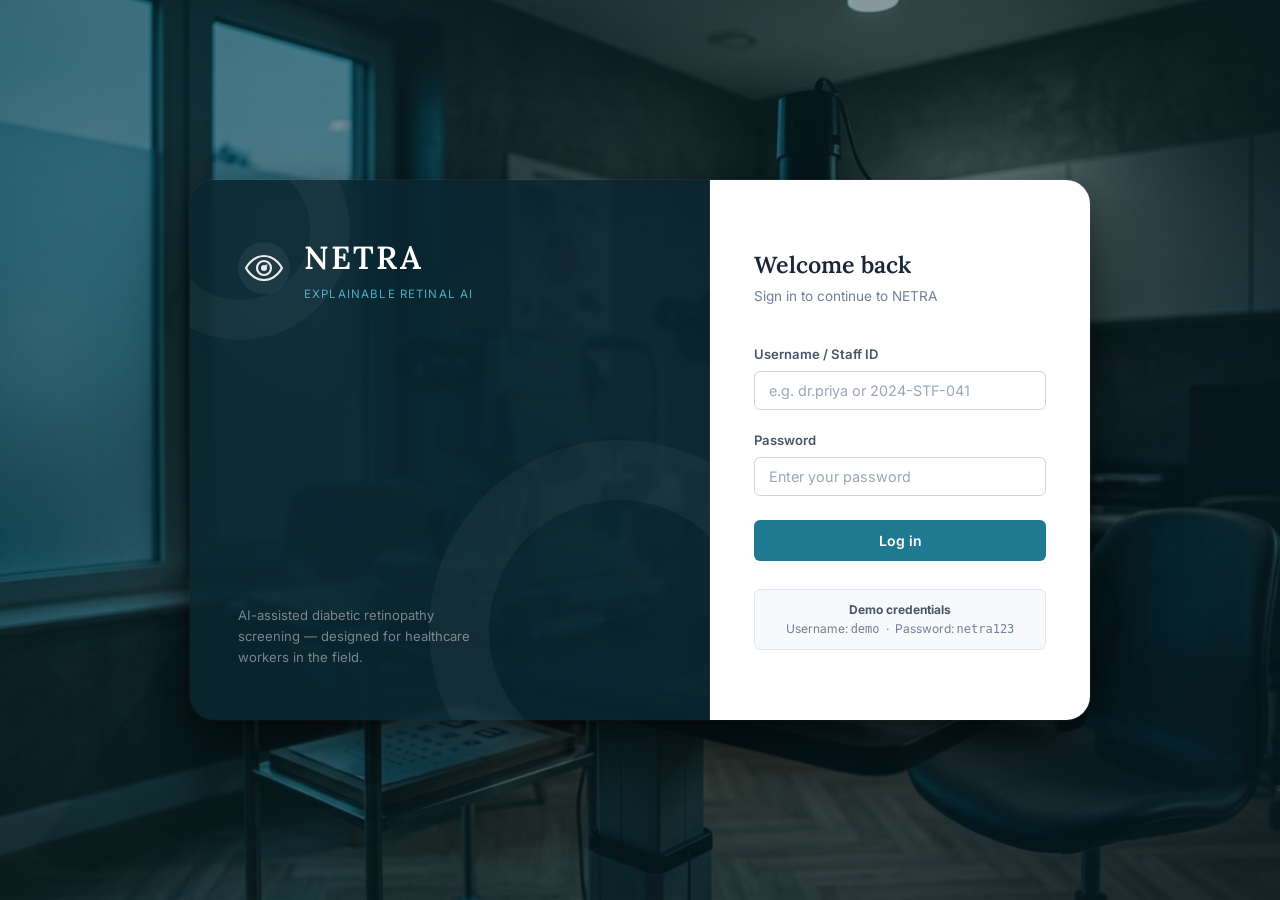
<file: index.html>
<!DOCTYPE html>
<html lang="en">
<head>
  <meta charset="UTF-8" />
  <meta name="viewport" content="width=device-width, initial-scale=1.0" />
  <title>NETRA � Explainable AI for Diabetic Retinopathy Screening</title>
  <meta name="description" content="NETRA is an explainable AI tool for diabetic retinopathy screening." />
  <script>
    var auth = sessionStorage.getItem("netra_auth");
    window.location.href = auth ? "screening.html" : "login.html";
  </script>
</head>
<body></body>
</html>
</file>
<file: styles.css>
﻿/* ================================================================
   NETRA — Explainable Retinal AI
   Global Design System
   ================================================================ */

@import url('https://fonts.googleapis.com/css2?family=Inter:wght@300;400;500;600;700&family=Lora:wght@500;600&display=swap');

/* ── Reset & Box Model ─────────────────────────────────────────── */
*, *::before, *::after {
  box-sizing: border-box;
  margin: 0;
  padding: 0;
}

/* ── Design Tokens ─────────────────────────────────────────────── */
:root {
  /* Primary */
  --teal-900: #0d3340;
  --teal-800: #144d5f;
  --teal-700: #1a6478;
  --teal-600: #1f7a91;
  --teal-500: #2491aa;
  --teal-400: #48afc4;
  --teal-200: #b8e2ec;
  --teal-100: #e0f4f8;
  --teal-50:  #f0fafc;

  /* Neutrals */
  --neutral-900: #1a1f2e;
  --neutral-800: #2c3244;
  --neutral-700: #3f4760;
  --neutral-600: #5a637a;
  --neutral-500: #7a8499;
  --neutral-400: #9da6b8;
  --neutral-300: #c4cad6;
  --neutral-200: #dde1ea;
  --neutral-100: #f0f2f6;
  --neutral-50:  #f8f9fb;
  --white: #ffffff;

  /* Severity colours */
  --grade-none:          #1d8348;  /* No DR — forest green */
  --grade-none-bg:       #e9f7ef;
  --grade-mild:          #2e86c1;  /* Mild — calm blue */
  --grade-mild-bg:       #eaf4fc;
  --grade-moderate:      #d4850a;  /* Moderate — amber */
  --grade-moderate-bg:   #fef6e7;
  --grade-severe:        #ba4a00;  /* Severe — deep orange */
  --grade-severe-bg:     #fdebd0;
  --grade-proliferative: #a93226;  /* Proliferative — red */
  --grade-proliferative-bg: #fdf0ee;

  /* Surfaces */
  --bg-page:    #f4f7f9;
  --bg-card:    #ffffff;
  --bg-sidebar: #0d3340;

  /* Borders */
  --border-light: #e2e7ef;
  --border-mid:   #cdd3df;

  /* Text */
  --text-primary:   #1a2535;
  --text-secondary: #4a5568;
  --text-muted:     #718096;
  --text-inverse:   #ffffff;

  /* Shadows */
  --shadow-sm: 0 1px 3px rgba(0,0,0,.06), 0 1px 2px rgba(0,0,0,.04);
  --shadow-md: 0 4px 12px rgba(0,0,0,.08), 0 2px 4px rgba(0,0,0,.04);
  --shadow-lg: 0 10px 30px rgba(0,0,0,.1), 0 4px 10px rgba(0,0,0,.05);

  /* Radius */
  --radius-sm:  6px;
  --radius-md:  10px;
  --radius-lg:  16px;
  --radius-xl:  24px;
  --radius-full: 999px;

  /* Transitions */
  --transition: 0.18s ease;

  /* Layout */
  --sidebar-width: 240px;
  --content-max: 960px;
}

/* ── Base Typography ───────────────────────────────────────────── */
html { font-size: 16px; scroll-behavior: smooth; }

body {
  font-family: 'Inter', -apple-system, BlinkMacSystemFont, sans-serif;
  background: var(--bg-page);
  color: var(--text-primary);
  line-height: 1.6;
  min-height: 100vh;
  -webkit-font-smoothing: antialiased;
}

h1, h2, h3 {
  font-family: 'Lora', Georgia, serif;
  line-height: 1.3;
  color: var(--text-primary);
}

h1 { font-size: 1.75rem; font-weight: 600; }
h2 { font-size: 1.35rem; font-weight: 600; }
h3 { font-size: 1.1rem; font-weight: 500; }

p { color: var(--text-secondary); }

a { color: var(--teal-600); text-decoration: none; }
a:hover { color: var(--teal-700); }

/* ── Layout Shell ──────────────────────────────────────────────── */
.app-shell {
  display: flex;
  min-height: 100vh;
}

/* ── Sidebar ───────────────────────────────────────────────────── */
.sidebar {
  width: var(--sidebar-width);
  background: var(--bg-sidebar);
  display: flex;
  flex-direction: column;
  position: fixed;
  top: 0;
  left: 0;
  height: 100vh;
  z-index: 100;
  transition: transform var(--transition);
}

.sidebar-logo {
  display: flex;
  align-items: center;
  gap: 10px;
  padding: 28px 24px 20px;
  border-bottom: 1px solid rgba(255,255,255,.08);
}

.sidebar-logo .logo-icon {
  width: 36px;
  height: 36px;
  flex-shrink: 0;
}

.sidebar-logo .logo-text {
  display: flex;
  flex-direction: column;
}

.sidebar-logo .wordmark {
  font-family: 'Lora', serif;
  font-size: 1.25rem;
  font-weight: 600;
  color: var(--white);
  letter-spacing: 0.04em;
}

.sidebar-logo .tagline {
  font-size: 0.68rem;
  color: var(--teal-400);
  letter-spacing: 0.06em;
  text-transform: uppercase;
  margin-top: 1px;
}

.sidebar-nav {
  flex: 1;
  padding: 20px 0;
  overflow-y: auto;
}

.nav-label {
  font-size: 0.65rem;
  font-weight: 600;
  letter-spacing: 0.1em;
  text-transform: uppercase;
  color: rgba(255,255,255,.35);
  padding: 12px 24px 6px;
}

.nav-item {
  display: flex;
  align-items: center;
  gap: 12px;
  padding: 11px 24px;
  color: rgba(255,255,255,.7);
  font-size: 0.875rem;
  font-weight: 500;
  transition: background var(--transition), color var(--transition);
  cursor: pointer;
  text-decoration: none;
  border-left: 3px solid transparent;
  position: relative;
}

.nav-item:hover {
  background: rgba(255,255,255,.06);
  color: var(--white);
}

.nav-item.active {
  background: rgba(36,145,170,.18);
  color: var(--white);
  border-left-color: var(--teal-400);
}

.nav-item svg {
  width: 18px;
  height: 18px;
  flex-shrink: 0;
  opacity: 0.8;
}

.nav-item.active svg { opacity: 1; }

.sidebar-user {
  padding: 16px 24px;
  border-top: 1px solid rgba(255,255,255,.08);
  display: flex;
  align-items: center;
  gap: 12px;
}

.user-avatar {
  width: 34px;
  height: 34px;
  border-radius: 50%;
  background: var(--teal-600);
  display: flex;
  align-items: center;
  justify-content: center;
  font-size: 0.8rem;
  font-weight: 600;
  color: var(--white);
  flex-shrink: 0;
}

.user-meta {
  flex: 1;
  min-width: 0;
}

.user-meta .user-name {
  font-size: 0.8rem;
  font-weight: 600;
  color: var(--white);
  white-space: nowrap;
  overflow: hidden;
  text-overflow: ellipsis;
}

.user-meta .user-role {
  font-size: 0.7rem;
  color: rgba(255,255,255,.45);
}

/* ── Main Content ──────────────────────────────────────────────── */
.main-content {
  margin-left: var(--sidebar-width);
  flex: 1;
  min-height: 100vh;
  display: flex;
  flex-direction: column;
  position: relative;
}

/*
  Concentric-circle retinal motif — bleeds off the bottom-right
  corner of the viewport at very low opacity (texture only).
  position:fixed keeps it anchored during scroll.
  pointer-events:none and z-index:0 ensure it never interferes
  with any interactive content.
*/
.main-content::before {
  content: '';
  position: fixed;
  bottom: -40px;
  right: -40px;
  width: 680px;
  height: 680px;
  pointer-events: none;
  z-index: 0;
  opacity: 0.15;
  background-image: url('motif.svg');
  background-repeat: no-repeat;
  background-size: 100% 100%;
}

.page-header {
  background: var(--white);
  border-bottom: 1px solid var(--border-light);
  padding: 20px 36px;
  display: flex;
  align-items: center;
  justify-content: space-between;
  gap: 16px;
  position: sticky;
  top: 0;
  z-index: 50;
}

.page-header-left h1 {
  font-size: 1.3rem;
  margin-bottom: 2px;
}

.page-header-left p {
  font-size: 0.82rem;
  color: var(--text-muted);
}

.page-body {
  padding: 32px 36px;
  max-width: var(--content-max);
  width: 100%;
  flex: 1;
}

/* ── Buttons ───────────────────────────────────────────────────── */
.btn {
  display: inline-flex;
  align-items: center;
  gap: 8px;
  padding: 10px 20px;
  border-radius: var(--radius-sm);
  font-size: 0.875rem;
  font-weight: 600;
  cursor: pointer;
  border: none;
  transition: all var(--transition);
  font-family: 'Inter', sans-serif;
  text-decoration: none;
  white-space: nowrap;
}

.btn-primary {
  background: var(--teal-600);
  color: var(--white);
}

.btn-primary:hover {
  background: var(--teal-700);
  transform: translateY(-1px);
  box-shadow: 0 4px 12px rgba(31,122,145,.3);
  color: var(--white);
}

.btn-primary:active { transform: translateY(0); }

.btn-secondary {
  background: var(--neutral-100);
  color: var(--text-secondary);
  border: 1px solid var(--border-light);
}

.btn-secondary:hover {
  background: var(--neutral-200);
  color: var(--text-primary);
}

.btn-outline {
  background: transparent;
  color: var(--teal-600);
  border: 1.5px solid var(--teal-400);
}

.btn-outline:hover {
  background: var(--teal-50);
  color: var(--teal-700);
}

.btn-lg {
  padding: 13px 28px;
  font-size: 0.95rem;
}

.btn-sm {
  padding: 6px 14px;
  font-size: 0.8rem;
}

.btn svg {
  width: 16px;
  height: 16px;
}

.btn:disabled {
  opacity: 0.5;
  cursor: not-allowed;
  transform: none !important;
  box-shadow: none !important;
}

/* ── Cards ─────────────────────────────────────────────────────── */
.card {
  background: var(--bg-card);
  border-radius: var(--radius-md);
  border: 1px solid var(--border-light);
  box-shadow: var(--shadow-sm);
  padding: 24px;
}

.card-title {
  font-size: 0.75rem;
  font-weight: 600;
  text-transform: uppercase;
  letter-spacing: 0.08em;
  color: var(--text-muted);
  margin-bottom: 12px;
}

/* ── Form Controls ─────────────────────────────────────────────── */
.form-group {
  margin-bottom: 20px;
}

.form-label {
  display: block;
  font-size: 0.82rem;
  font-weight: 600;
  color: var(--text-secondary);
  margin-bottom: 6px;
}

.form-input {
  width: 100%;
  padding: 10px 14px;
  border: 1.5px solid var(--border-mid);
  border-radius: var(--radius-sm);
  font-family: 'Inter', sans-serif;
  font-size: 0.9rem;
  color: var(--text-primary);
  background: var(--white);
  transition: border-color var(--transition), box-shadow var(--transition);
  outline: none;
}

.form-input:focus {
  border-color: var(--teal-500);
  box-shadow: 0 0 0 3px rgba(36,145,170,.12);
}

.form-input::placeholder { color: var(--neutral-400); }

.form-row {
  display: grid;
  grid-template-columns: 1fr 1fr;
  gap: 16px;
}

/* ── Grade Badges ──────────────────────────────────────────────── */
.grade-badge {
  display: inline-flex;
  align-items: center;
  gap: 6px;
  padding: 4px 12px;
  border-radius: var(--radius-full);
  font-size: 0.8rem;
  font-weight: 600;
}

.grade-none         { background: var(--grade-none-bg);          color: var(--grade-none); }
.grade-mild         { background: var(--grade-mild-bg);          color: var(--grade-mild); }
.grade-moderate     { background: var(--grade-moderate-bg);      color: var(--grade-moderate); }
.grade-severe       { background: var(--grade-severe-bg);        color: var(--grade-severe); }
.grade-proliferative { background: var(--grade-proliferative-bg); color: var(--grade-proliferative); }

/* ── Mobile Hamburger ──────────────────────────────────────────── */
.hamburger {
  display: none;
  background: none;
  border: none;
  cursor: pointer;
  padding: 6px;
  color: var(--text-primary);
}

.sidebar-overlay {
  display: none;
  position: fixed;
  inset: 0;
  background: rgba(0,0,0,.45);
  z-index: 90;
  opacity: 0;
  transition: opacity var(--transition);
}

.sidebar-overlay.visible { opacity: 1; }

/* ── Utilities ─────────────────────────────────────────────────── */
.mt-4  { margin-top: 16px; }
.mt-6  { margin-top: 24px; }
.mt-8  { margin-top: 32px; }
.mb-4  { margin-bottom: 16px; }
.mb-6  { margin-bottom: 24px; }
.flex  { display: flex; }
.gap-3 { gap: 12px; }
.gap-4 { gap: 16px; }
.items-center { align-items: center; }
.justify-between { justify-content: space-between; }
.text-muted { color: var(--text-muted); font-size: 0.85rem; }
.text-sm { font-size: 0.85rem; }
.font-medium { font-weight: 500; }
.font-semibold { font-weight: 600; }

/* ── Responsive ────────────────────────────────────────────────── */
@media (max-width: 768px) {
  .sidebar {
    transform: translateX(-100%);
  }

  .sidebar.open {
    transform: translateX(0);
  }

  .sidebar-overlay { display: block; }

  .main-content {
    margin-left: 0;
  }

  /* Hide decorative motif on small screens — not needed and may overlap content */
  .main-content::before {
    display: none;
  }

  .page-header {
    padding: 14px 20px;
  }

  .page-body {
    padding: 20px;
  }

  .hamburger {
    display: flex;
    align-items: center;
    justify-content: center;
  }

  .form-row {
    grid-template-columns: 1fr;
  }
}

/* ================================================================
   REFERRAL QUEUE — Component Styles
   ================================================================ */

/* ── Priority Badges ──────────────────────────────────────────── */
.priority-badge {
  display: inline-flex;
  align-items: center;
  gap: 5px;
  padding: 3px 10px;
  border-radius: var(--radius-full);
  font-size: 0.72rem;
  font-weight: 700;
  letter-spacing: 0.06em;
  text-transform: uppercase;
  white-space: nowrap;
}

.priority-urgent  { background: #fdf0ee; color: #a93226; border: 1px solid #f5c6c1; }
.priority-high    { background: #fdebd0; color: #ba4a00; border: 1px solid #f0c080; }
.priority-medium  { background: #fef6e7; color: #d4850a; border: 1px solid #f5d785; }
.priority-low     { background: #e9f7ef; color: #1d8348; border: 1px solid #a9dfbf; }
.priority-review  { background: #eaf4fc; color: #2e86c1; border: 1px solid #aed6f1; }

/* ── Referral Queue Card ─────────────────────────────────────── */
.rq-card {
  background: var(--bg-card);
  border-radius: var(--radius-md);
  border: 1px solid var(--border-light);
  box-shadow: var(--shadow-md);
  overflow: hidden;
  margin-bottom: 32px;
}

.rq-card-top {
  background: linear-gradient(135deg, #0d3340 0%, #1f7a91 100%);
  padding: 20px 24px 18px;
  display: flex;
  align-items: flex-start;
  justify-content: space-between;
  gap: 12px;
  flex-wrap: wrap;
}

.rq-card-top-left { flex: 1; min-width: 0; }

.rq-card-title {
  font-family: 'Inter', sans-serif;
  font-size: 1.05rem;
  font-weight: 700;
  color: var(--white);
  display: flex;
  align-items: center;
  gap: 10px;
  margin-bottom: 4px;
}

.rq-card-title svg {
  width: 18px;
  height: 18px;
  opacity: 0.85;
  flex-shrink: 0;
}

.rq-pulse-dot {
  width: 8px;
  height: 8px;
  border-radius: 50%;
  background: #f97316;
  box-shadow: 0 0 0 0 rgba(249,115,22,.6);
  animation: rq-pulse 1.8s ease-in-out infinite;
  flex-shrink: 0;
}

@keyframes rq-pulse {
  0%   { box-shadow: 0 0 0 0 rgba(249,115,22,.6); }
  70%  { box-shadow: 0 0 0 7px rgba(249,115,22,0); }
  100% { box-shadow: 0 0 0 0 rgba(249,115,22,0); }
}

.rq-card-subtitle {
  font-size: 0.8rem;
  color: rgba(255,255,255,.6);
  margin-left: 28px;
}

.rq-card-top-right {
  display: flex;
  align-items: center;
  gap: 8px;
  flex-shrink: 0;
  padding-top: 2px;
}

.rq-view-all {
  font-size: 0.8rem;
  font-weight: 600;
  color: rgba(255,255,255,.75);
  text-decoration: none;
  display: inline-flex;
  align-items: center;
  gap: 4px;
  transition: color var(--transition);
  padding: 4px 10px;
  border-radius: var(--radius-sm);
  border: 1px solid rgba(255,255,255,.2);
}

.rq-view-all:hover { color: var(--white); background: rgba(255,255,255,.1); }

.rq-refresh-btn {
  background: rgba(255,255,255,.1);
  border: 1px solid rgba(255,255,255,.2);
  border-radius: var(--radius-sm);
  color: rgba(255,255,255,.75);
  cursor: pointer;
  padding: 5px 8px;
  display: inline-flex;
  align-items: center;
  justify-content: center;
  transition: all var(--transition);
}

.rq-refresh-btn:hover { background: rgba(255,255,255,.2); color: var(--white); }
.rq-refresh-btn.loading svg { animation: spin 0.7s linear infinite; }

/* ── Summary Counters ─────────────────────────────────────────── */
.rq-counters {
  display: flex;
  gap: 0;
  border-bottom: 1px solid var(--border-light);
}

.rq-counter {
  flex: 1;
  padding: 14px 16px;
  text-align: center;
  border-right: 1px solid var(--border-light);
  transition: background var(--transition);
}

.rq-counter:last-child { border-right: none; }
.rq-counter:hover { background: var(--neutral-50); }

.rq-counter-value {
  font-size: 1.5rem;
  font-weight: 700;
  color: var(--text-primary);
  line-height: 1;
  margin-bottom: 4px;
}

.rq-counter-label {
  font-size: 0.68rem;
  font-weight: 600;
  text-transform: uppercase;
  letter-spacing: 0.07em;
  color: var(--text-muted);
}

.rq-counter.urgent .rq-counter-value { color: #a93226; }
.rq-counter.high   .rq-counter-value { color: #ba4a00; }

/* ── Table ────────────────────────────────────────────────────── */
.rq-table-wrap {
  overflow-x: auto;
  -webkit-overflow-scrolling: touch;
}

.rq-table {
  width: 100%;
  border-collapse: collapse;
  font-size: 0.865rem;
}

.rq-table thead {
  background: var(--neutral-50);
  border-bottom: 1px solid var(--border-light);
}

.rq-table th {
  padding: 10px 16px;
  text-align: left;
  font-size: 0.7rem;
  font-weight: 700;
  text-transform: uppercase;
  letter-spacing: 0.09em;
  color: var(--text-muted);
  white-space: nowrap;
}

.rq-table tbody tr {
  border-bottom: 1px solid var(--border-light);
  cursor: pointer;
  transition: background var(--transition);
}

.rq-table tbody tr:last-child { border-bottom: none; }

.rq-table tbody tr:hover { background: var(--teal-50); }

.rq-table td {
  padding: 12px 16px;
  vertical-align: middle;
}

.rq-screening-id {
  font-family: 'Roboto Mono', 'Courier New', monospace;
  font-size: 0.8rem;
  font-weight: 600;
  color: var(--teal-700);
}

.rq-severity {
  font-size: 0.85rem;
  font-weight: 500;
  color: var(--text-secondary);
}

.rq-confidence {
  font-size: 0.85rem;
  font-weight: 600;
  color: var(--text-primary);
}

.rq-action-text {
  font-size: 0.82rem;
  color: var(--text-secondary);
  max-width: 200px;
}

.rq-status-badge {
  display: inline-flex;
  align-items: center;
  gap: 5px;
  padding: 3px 10px;
  border-radius: var(--radius-full);
  font-size: 0.72rem;
  font-weight: 600;
  white-space: nowrap;
  background: var(--neutral-100);
  color: var(--text-secondary);
  border: 1px solid var(--border-light);
}

.rq-chevron {
  color: var(--neutral-400);
  display: flex;
  align-items: center;
}

/* ── Loading / Empty / Error States ──────────────────────────── */
.rq-state {
  padding: 40px 24px;
  text-align: center;
}

.rq-state-icon {
  width: 44px;
  height: 44px;
  margin: 0 auto 14px;
  opacity: 0.4;
}

.rq-state-title {
  font-size: 0.9rem;
  font-weight: 600;
  color: var(--text-secondary);
  margin-bottom: 6px;
}

.rq-state-sub {
  font-size: 0.82rem;
  color: var(--text-muted);
}

.rq-spinner {
  width: 36px;
  height: 36px;
  border: 3px solid var(--teal-200);
  border-top-color: var(--teal-600);
  border-radius: 50%;
  animation: spin 0.8s linear infinite;
  margin: 0 auto 14px;
}

.rq-error-icon { color: #ba4a00; opacity: 1; }

/* ── Screening Detail Modal ───────────────────────────────────── */
.rq-modal-overlay {
  display: none;
  position: fixed;
  inset: 0;
  background: rgba(0,0,0,.55);
  z-index: 200;
  align-items: center;
  justify-content: center;
  padding: 24px;
  backdrop-filter: blur(2px);
}

.rq-modal-overlay.open { display: flex; }

.rq-modal {
  background: var(--white);
  border-radius: var(--radius-lg);
  box-shadow: var(--shadow-lg);
  width: 100%;
  max-width: 560px;
  max-height: 90vh;
  overflow-y: auto;
  animation: rq-modal-in 0.2s ease;
}

@keyframes rq-modal-in {
  from { opacity: 0; transform: scale(.96) translateY(12px); }
  to   { opacity: 1; transform: scale(1) translateY(0); }
}

.rq-modal-header {
  padding: 20px 24px 16px;
  border-bottom: 1px solid var(--border-light);
  display: flex;
  align-items: flex-start;
  justify-content: space-between;
  gap: 12px;
  background: linear-gradient(135deg, #0d3340 0%, #1a6478 100%);
  border-radius: var(--radius-lg) var(--radius-lg) 0 0;
}

.rq-modal-title {
  font-size: 1rem;
  font-weight: 700;
  color: var(--white);
}

.rq-modal-id {
  font-size: 0.78rem;
  color: rgba(255,255,255,.55);
  margin-top: 3px;
  font-family: 'Roboto Mono', monospace;
}

.rq-modal-close {
  background: rgba(255,255,255,.1);
  border: 1px solid rgba(255,255,255,.2);
  border-radius: var(--radius-sm);
  color: rgba(255,255,255,.7);
  cursor: pointer;
  padding: 6px;
  display: flex;
  align-items: center;
  transition: all var(--transition);
  flex-shrink: 0;
}

.rq-modal-close:hover { background: rgba(255,255,255,.2); color: var(--white); }

.rq-modal-body { padding: 24px; }

.rq-detail-grid {
  display: grid;
  grid-template-columns: 1fr 1fr;
  gap: 16px;
}

.rq-detail-item { display: flex; flex-direction: column; gap: 4px; }
.rq-detail-item.full-width { grid-column: 1 / -1; }

.rq-detail-label {
  font-size: 0.68rem;
  font-weight: 700;
  text-transform: uppercase;
  letter-spacing: 0.09em;
  color: var(--text-muted);
}

.rq-detail-value {
  font-size: 0.9rem;
  font-weight: 500;
  color: var(--text-primary);
  line-height: 1.4;
}

.rq-detail-value.mono {
  font-family: 'Roboto Mono', monospace;
  font-size: 0.82rem;
  color: var(--teal-700);
}

.rq-reason-box {
  background: var(--neutral-50);
  border-left: 3px solid var(--teal-400);
  border-radius: 0 var(--radius-sm) var(--radius-sm) 0;
  padding: 12px 14px;
  font-size: 0.85rem;
  color: var(--text-secondary);
  line-height: 1.6;
  margin-top: 4px;
}

.rq-modal-footer {
  padding: 16px 24px;
  border-top: 1px solid var(--border-light);
  display: flex;
  gap: 10px;
  justify-content: flex-end;
  flex-wrap: wrap;
}

/* ── Referrals Page Filter Bar ────────────────────────────────── */
.rq-filter-bar {
  display: flex;
  gap: 10px;
  margin-bottom: 20px;
  flex-wrap: wrap;
  align-items: center;
}

.rq-filter-bar .form-input {
  font-size: 0.85rem;
  padding: 8px 12px;
}

.rq-filter-search { flex: 1; min-width: 200px; max-width: 320px; }
.rq-filter-select { min-width: 150px; max-width: 180px; cursor: pointer; }

.rq-result-count {
  font-size: 0.82rem;
  color: var(--text-muted);
  margin-left: auto;
  white-space: nowrap;
  align-self: center;
}

/* ── Sidebar Referrals Nav Item ───────────────────────────────── */
.rq-nav-dot {
  width: 6px;
  height: 6px;
  border-radius: 50%;
  background: #f97316;
  margin-left: auto;
  flex-shrink: 0;
}

/* ── Responsive ───────────────────────────────────────────────── */
@media (max-width: 768px) {
  .rq-counters { flex-wrap: wrap; }
  .rq-counter { min-width: 50%; border-bottom: 1px solid var(--border-light); }
  .rq-detail-grid { grid-template-columns: 1fr; }
  .rq-card-top { flex-direction: column; gap: 10px; }
  .rq-table th:nth-child(5),
  .rq-table td:nth-child(5) { display: none; }
}

@media (max-width: 480px) {
  .rq-table th:nth-child(3),
  .rq-table td:nth-child(3) { display: none; }
}
</file>
